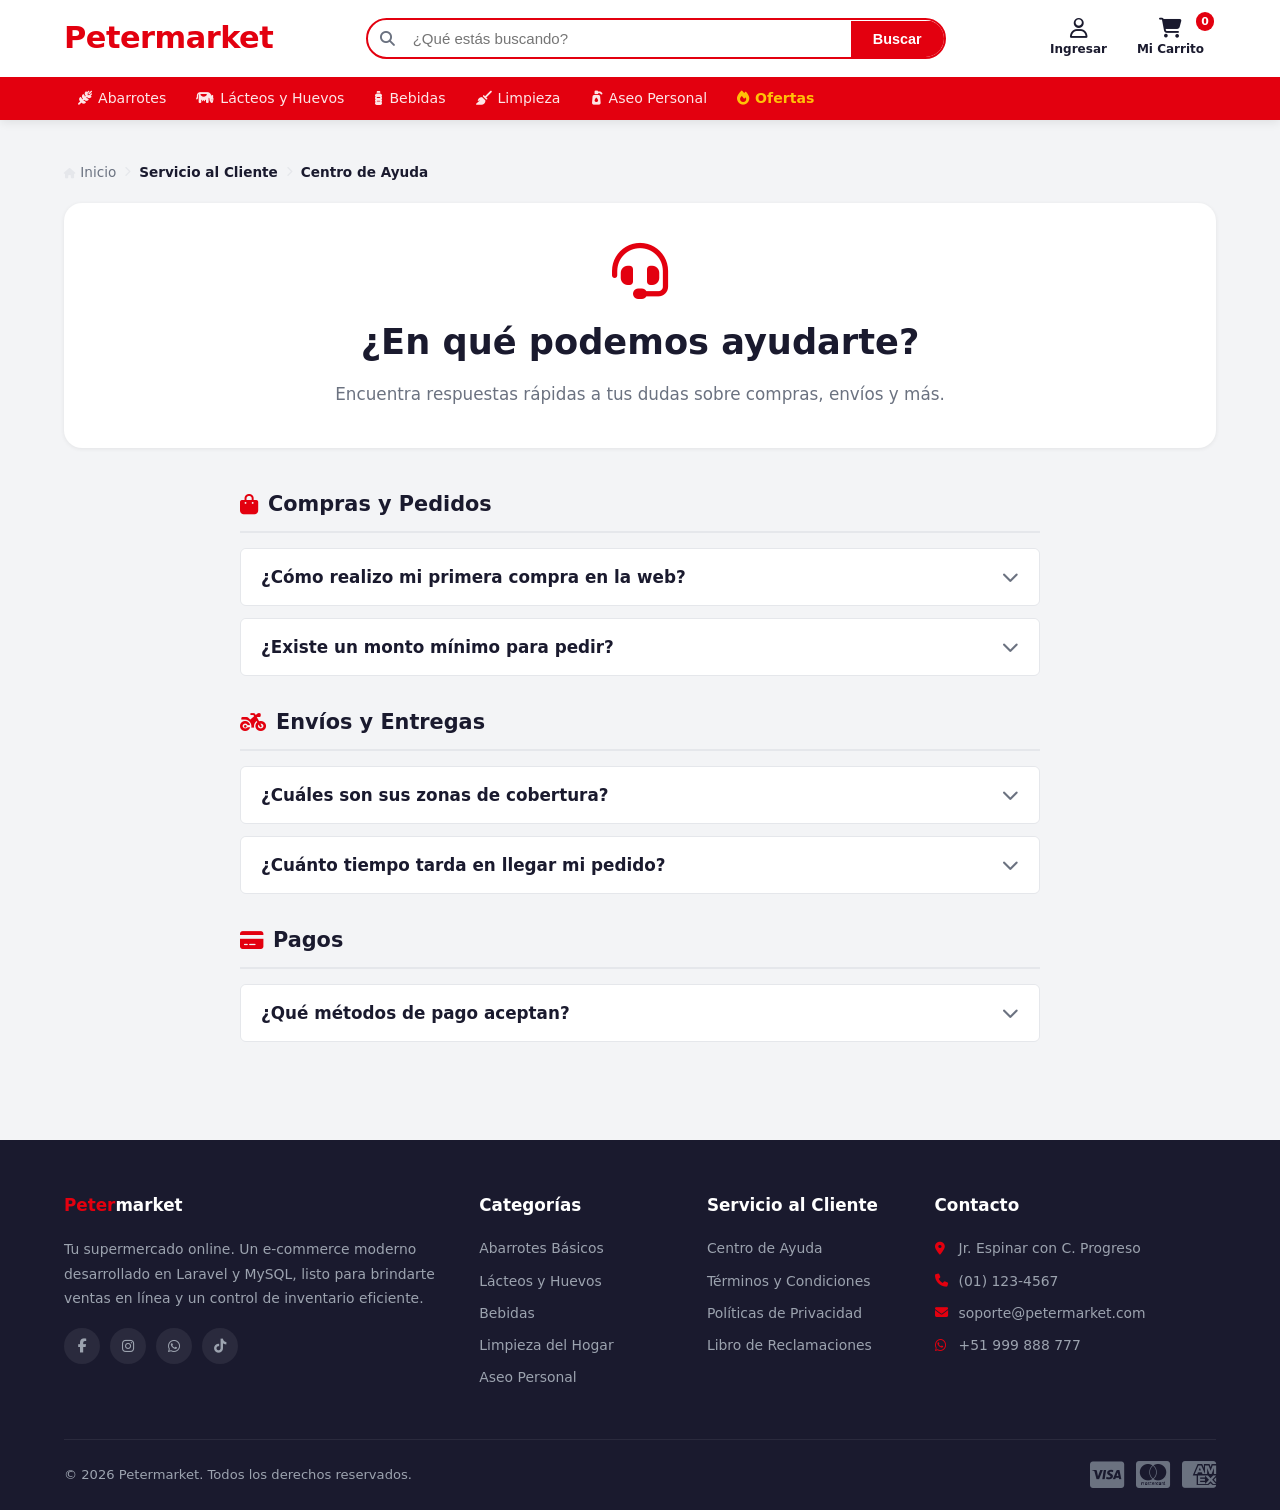
<file: components/centro-ayuda.html>
<!DOCTYPE html>
<html lang="es">
<head>
    <meta charset="UTF-8">
    <meta name="viewport" content="width=device-width, initial-scale=1.0">
    <title>Centro de Ayuda - Petermarket</title>
    <link rel="stylesheet" href="https://cdnjs.cloudflare.com/ajax/libs/font-awesome/6.4.0/css/all.min.css">
    <link rel="stylesheet" href="styles/style.css">
</head>
<body>

    <header class="main-header">
        <div class="header-container">
            <div class="container-icon" id="menu-toggle">
                <i class="fa-solid fa-bars"></i>
            </div>
            <div class="logo">
                <a href="../index.html"><h1><span>Peter</span>market</h1></a>
            </div>
            <div class="search-bar">
                <i class="fa-solid fa-magnifying-glass search-icon"></i>
                <input type="text" placeholder="¿Qué estás buscando?">
                <button type="button">Buscar</button>
            </div>
            <nav class="user-nav">
                <a href="#login" class="nav-item">
                    <i class="fa-regular fa-user"></i>
                    <span>Ingresar</span>
                </a>
                <a href="#cart" class="nav-item cart">
                    <i class="fa-solid fa-cart-shopping"></i>
                    <span>Mi Carrito</span>
                    <span class="cart-count">0</span>
                </a>
            </nav>
        </div>
        <nav class="category-nav">
            <ul id="mobile-nav">
                <li><a href="abarrotes.html"><i class="fa-solid fa-wheat-awn"></i> Abarrotes</a></li>
                <li><a href="lacteos.html"><i class="fa-solid fa-cow"></i> Lácteos y Huevos</a></li>
                <li><a href="bebidas.html"><i class="fa-solid fa-bottle-water"></i> Bebidas</a></li>
                <li><a href="limpieza.html"><i class="fa-solid fa-broom"></i> Limpieza</a></li>
                <li><a href="aseo.html"><i class="fa-solid fa-pump-soap"></i> Aseo Personal</a></li>
                <li><a href="../index.html#ofertas" class="highlight"><i class="fa-solid fa-fire"></i> Ofertas</a></li>
            </ul>
        </nav>
    </header>

    <main>

        <nav class="breadcrumb">
            <a href="../index.html"><i class="fa-solid fa-house"></i> Inicio</a>
            <i class="fa-solid fa-chevron-right"></i>
            <span>Servicio al Cliente</span>
            <i class="fa-solid fa-chevron-right"></i>
            <span>Centro de Ayuda</span>
        </nav>

        <section class="help-header">
            <i class="fa-solid fa-headset help-icon"></i>
            <h1>¿En qué podemos ayudarte?</h1>
            <p>Encuentra respuestas rápidas a tus dudas sobre compras, envíos y más.</p>
        </section>

        <section class="faq-container">
            
            <h2 class="faq-section-title"><i class="fa-solid fa-bag-shopping"></i> Compras y Pedidos</h2>
            
            <div class="faq-item">
                <button class="faq-question">
                    ¿Cómo realizo mi primera compra en la web? <i class="fa-solid fa-chevron-down"></i>
                </button>
                <div class="faq-answer">
                    <p>Navega por nuestras categorías, elige tus productos y haz clic en "Agregar". Una vez tengas todo lo que necesitas, ve a "Mi Carrito", revisa tu pedido y dale a procesar. El sistema te guiará para ingresar tus datos de entrega.</p>
                </div>
            </div>

            <div class="faq-item">
                <button class="faq-question">
                    ¿Existe un monto mínimo para pedir? <i class="fa-solid fa-chevron-down"></i>
                </button>
                <div class="faq-answer">
                    <p>No tenemos un monto mínimo de compra. Sin embargo, para acceder al beneficio de "Envío Gratis", tu pedido debe superar los S/ 150.00.</p>
                </div>
            </div>

            <h2 class="faq-section-title"><i class="fa-solid fa-motorcycle"></i> Envíos y Entregas</h2>

            <div class="faq-item">
                <button class="faq-question">
                    ¿Cuáles son sus zonas de cobertura? <i class="fa-solid fa-chevron-down"></i>
                </button>
                <div class="faq-answer">
                    <p>Actualmente, nuestros repartidores cubren todo el distrito de Urcos y zonas aledañas. Al momento de ingresar tu dirección en el checkout, el sistema te confirmará si llegamos a tu ubicación.</p>
                </div>
            </div>

            <div class="faq-item">
                <button class="faq-question">
                    ¿Cuánto tiempo tarda en llegar mi pedido? <i class="fa-solid fa-chevron-down"></i>
                </button>
                <div class="faq-answer">
                    <p>Los pedidos realizados antes de las 4:00 PM se despachan y entregan el mismo día. Si tu pedido ingresa después de esa hora, lo programaremos como prioridad para la mañana del día siguiente.</p>
                </div>
            </div>

            <h2 class="faq-section-title"><i class="fa-solid fa-credit-card"></i> Pagos</h2>

            <div class="faq-item">
                <button class="faq-question">
                    ¿Qué métodos de pago aceptan? <i class="fa-solid fa-chevron-down"></i>
                </button>
                <div class="faq-answer">
                    <p>Puedes pagar de forma 100% segura usando tus tarjetas de crédito o débito a través de la web. También aceptamos pagos mediante Yape, Plin o pago en efectivo contra entrega al momento de recibir tus abarrotes.</p>
                </div>
            </div>

        </section>

    </main>

    <footer class="main-footer">
        <div class="footer-grid">
            <div class="footer-col">
                <h3><span class="logo-accent">Peter</span>market</h3>
                <p>Tu supermercado online. Un e-commerce moderno desarrollado en Laravel y MySQL, listo para brindarte ventas en línea y un control de inventario eficiente.</p>
                <div class="social-links">
                    <a href="#" aria-label="Facebook"><i class="fa-brands fa-facebook-f"></i></a>
                    <a href="#" aria-label="Instagram"><i class="fa-brands fa-instagram"></i></a>
                    <a href="#" aria-label="WhatsApp"><i class="fa-brands fa-whatsapp"></i></a>
                    <a href="#" aria-label="TikTok"><i class="fa-brands fa-tiktok"></i></a>
                </div>
            </div>
            <div class="footer-col">
                <h3>Categorías</h3>
                <ul>
                    <li><a href="abarrotes.html">Abarrotes Básicos</a></li>
                    <li><a href="lacteos.html">Lácteos y Huevos</a></li>
                    <li><a href="bebidas.html">Bebidas</a></li>
                    <li><a href="limpieza.html">Limpieza del Hogar</a></li>
                    <li><a href="aseo.html">Aseo Personal</a></li>
                </ul>
            </div>
            <div class="footer-col">
                <h3>Servicio al Cliente</h3>
                <ul>
                    <li><a href="centro-ayuda.html">Centro de Ayuda</a></li>
                    <li><a href="#">Términos y Condiciones</a></li>
                    <li><a href="#">Políticas de Privacidad</a></li>
                    <li><a href="#">Libro de Reclamaciones</a></li>
                </ul>
            </div>
            <div class="footer-col">
                <h3>Contacto</h3>
                <ul>
                    <li><i class="fa-solid fa-location-dot"></i> Jr. Espinar con C. Progreso</li>
                    <li><i class="fa-solid fa-phone"></i> (01) 123-4567</li>
                    <li><i class="fa-solid fa-envelope"></i> soporte@petermarket.com</li>
                    <li><i class="fa-brands fa-whatsapp"></i> +51 999 888 777</li>
                </ul>
            </div>
        </div>
        <div class="footer-bottom">
            <p>&copy; 2026 Petermarket. Todos los derechos reservados.</p>
            <div class="payment-icons">
                <i class="fa-brands fa-cc-visa"></i>
                <i class="fa-brands fa-cc-mastercard"></i>
                <i class="fa-brands fa-cc-amex"></i>
            </div>
        </div>
    </footer>

    <script>
        // Menú responsive y Carrito
        document.getElementById('menu-toggle').addEventListener('click', function () {
            document.getElementById('mobile-nav').classList.toggle('active');
        });

        // Lógica del Acordeón para FAQ
        document.querySelectorAll('.faq-question').forEach(button => {
            button.addEventListener('click', () => {
                const faqItem = button.parentElement;
                const isActive = faqItem.classList.contains('active');

                // Opcional: Cerrar las demás respuestas
                document.querySelectorAll('.faq-item').forEach(item => {
                    item.classList.remove('active');
                });

                // Si no estaba activa, la abrimos
                if (!isActive) {
                    faqItem.classList.add('active');
                }
            });
        });
    </script>

</body>
</html>
</file>
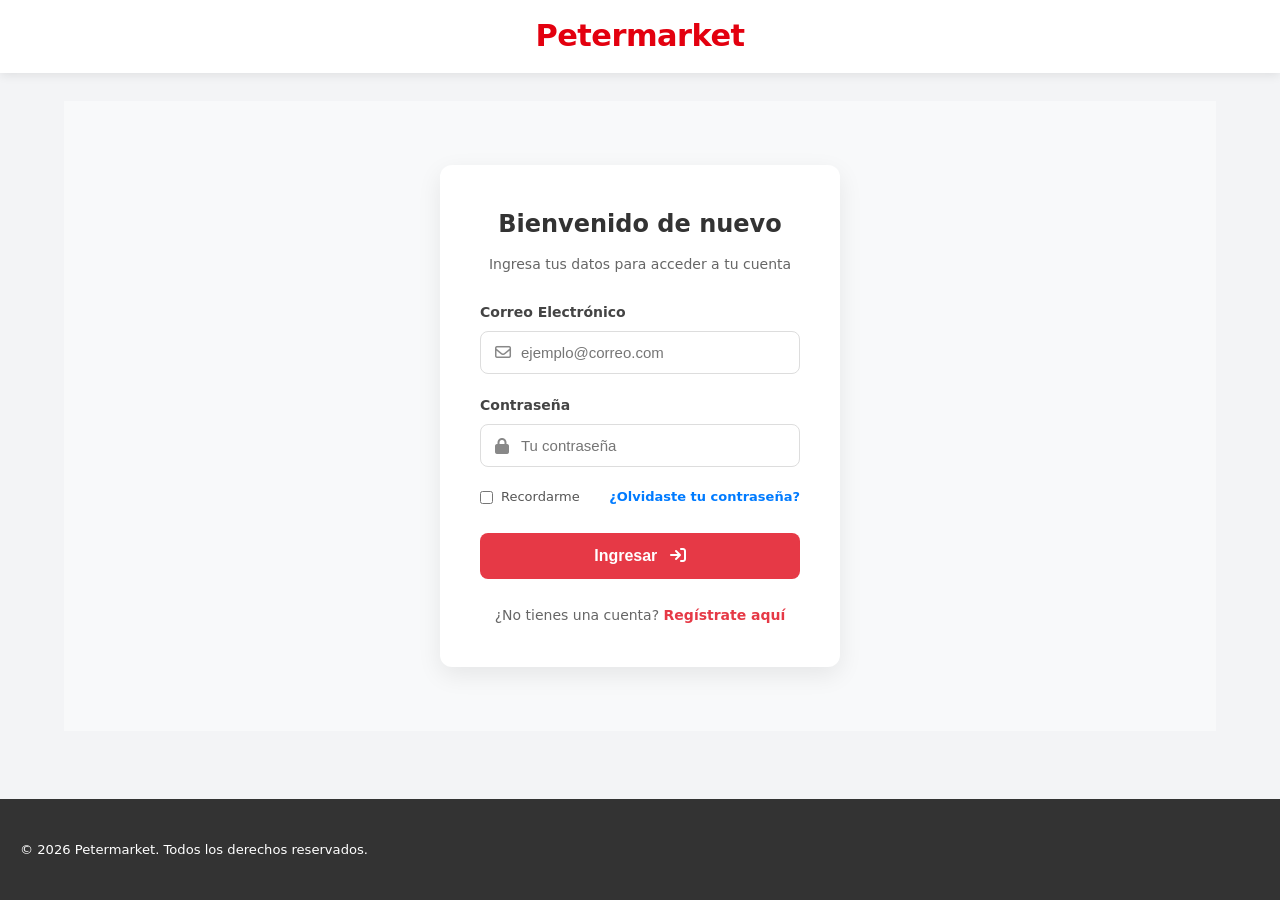
<file: components/login.html>
<!DOCTYPE html>
<html lang="es">
<head>
    <meta charset="UTF-8">
    <meta name="viewport" content="width=device-width, initial-scale=1.0">
    <title>Ingresar - Petermarket</title>
    <link rel="stylesheet" href="https://cdnjs.cloudflare.com/ajax/libs/font-awesome/6.4.0/css/all.min.css">
    <link rel="stylesheet" href="styles/style.css">
</head>
<body>

    <header class="main-header">
        <div class="header-container" style="justify-content: center;">
            <div class="logo">
                <a href="../index.html" style="text-decoration: none; color: inherit;">
                    <h1><span>Peter</span>market</h1>
                </a>
            </div>
        </div>
    </header>

    <main>
        <section class="login-section">
            <div class="login-card">
                <h2>Bienvenido de nuevo</h2>
                <p>Ingresa tus datos para acceder a tu cuenta</p>
                
                <form id="form-login" action="#" method="POST">
                    <div class="input-group">
                        <label for="email">Correo Electrónico</label>
                        <div class="input-wrapper">
                            <i class="fa-regular fa-envelope"></i>
                            <input type="email" id="email" name="email" placeholder="ejemplo@correo.com" required>
                        </div>
                    </div>

                    <div class="input-group">
                        <label for="password">Contraseña</label>
                        <div class="input-wrapper">
                            <i class="fa-solid fa-lock"></i>
                            <input type="password" id="password" name="password" placeholder="Tu contraseña" required>
                        </div>
                    </div>

                    <div class="login-options">
                        <label>
                            <input type="checkbox" name="remember"> Recordarme
                        </label>
                        <a href="#recuperar">¿Olvidaste tu contraseña?</a>
                    </div>

                    <button type="submit" class="btn-submit">
                        Ingresar <i class="fa-solid fa-arrow-right-to-bracket" style="margin-left: 8px;"></i>
                    </button>
                </form>

                <div class="register-link">
                    ¿No tienes una cuenta? <a href="registro.html">Regístrate aquí</a>
                </div>
            </div>
        </section>
    </main>

    <footer class="main-footer" style="text-align: center; padding: 20px; background-color: #333; color: white;">
        <div class="footer-bottom">
            <p>&copy; 2026 Petermarket. Todos los derechos reservados.</p>
        </div>
    </footer>

    <script>
        document.getElementById('form-login').addEventListener('submit', function(event) {
            event.preventDefault(); 
            
            // 1. Obtenemos el correo que escribió el usuario
            let email = document.getElementById('email').value;
            
            // 2. Cortamos el correo en el "@" y nos quedamos con la primera parte (ej. "juan" de juan@correo.com)
            let nombreUsuario = email.split('@')[0];
            
            // 3. Ponemos la primera letra en mayúscula para que se vea bonito (Juan)
            nombreUsuario = nombreUsuario.charAt(0).toUpperCase() + nombreUsuario.slice(1);
            
            // 4. Guardamos ese nombre en la memoria del navegador
            localStorage.setItem('usuarioPetermarket', nombreUsuario);
            
            alert("¡Inicio de sesión exitoso! Bienvenido " + nombreUsuario);
            window.location.href = "../index.html"; 
        });
    </script>
</body>
</html>
</file>
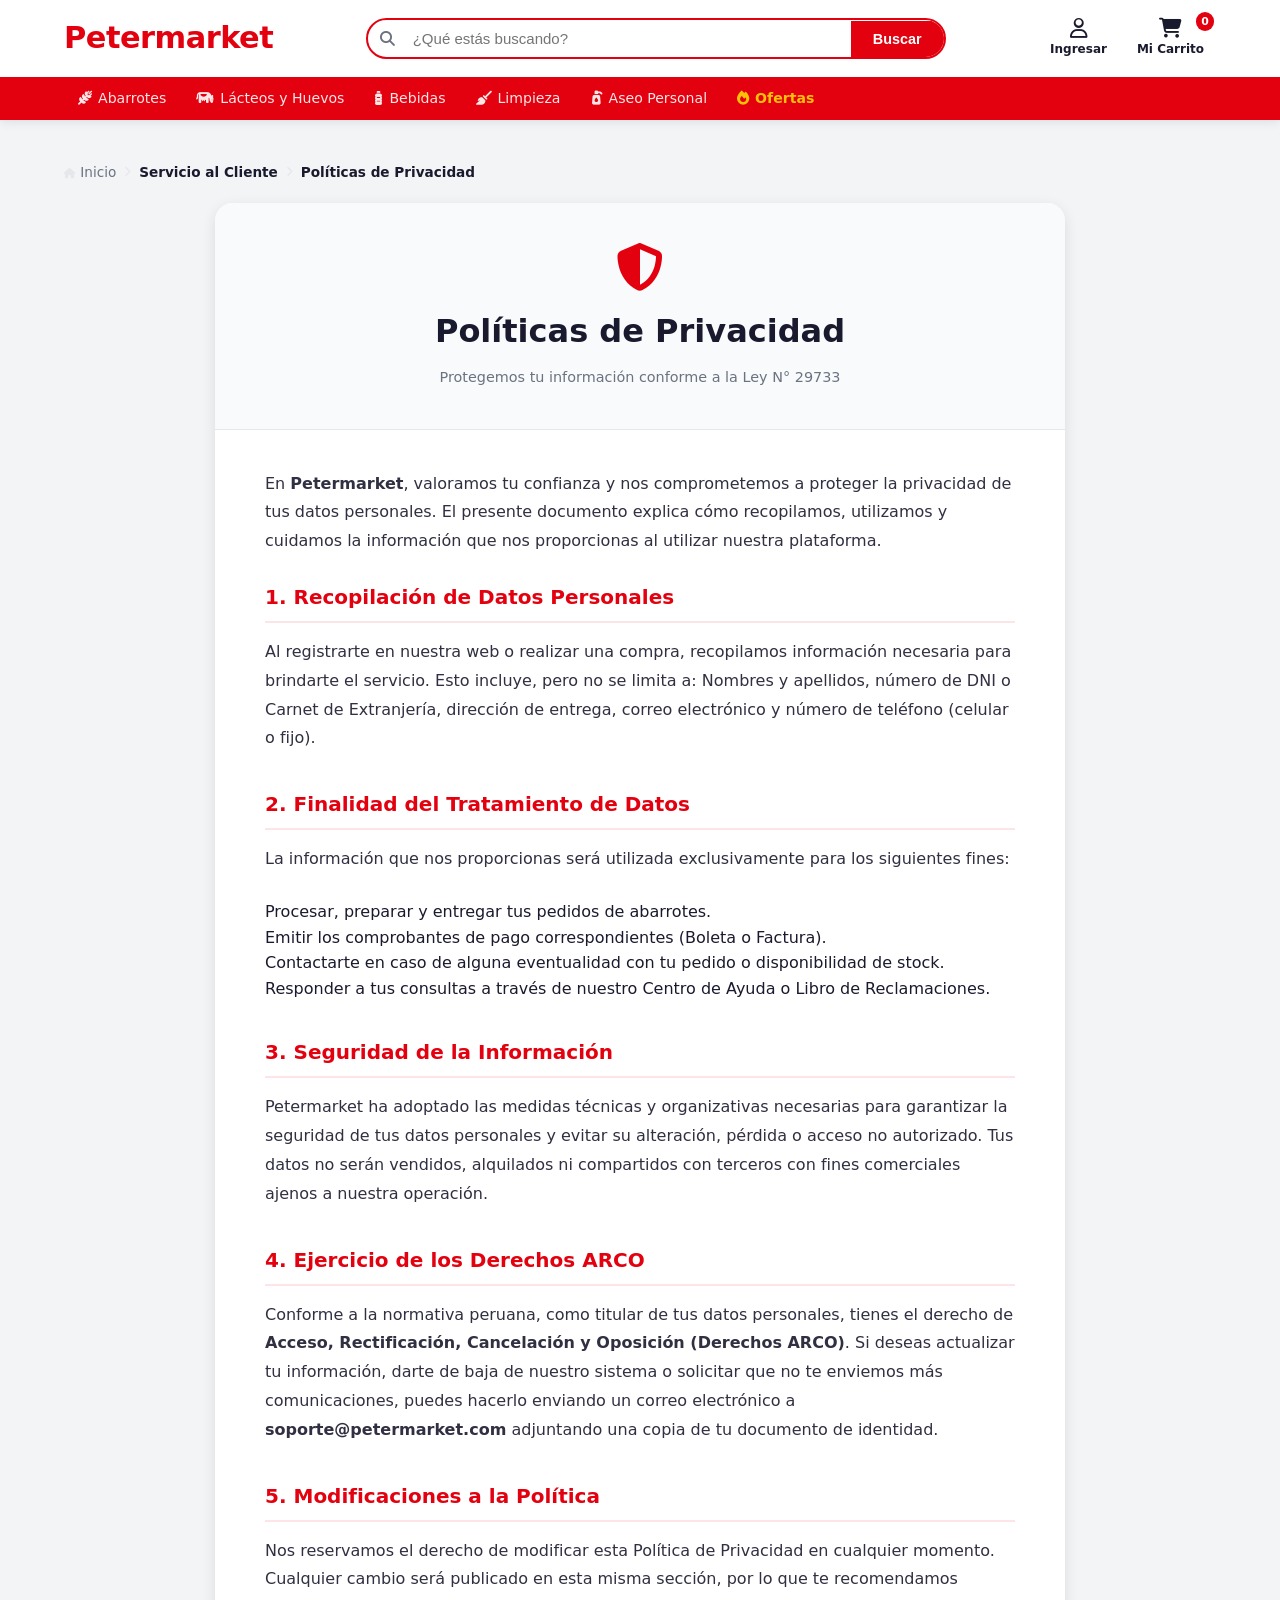
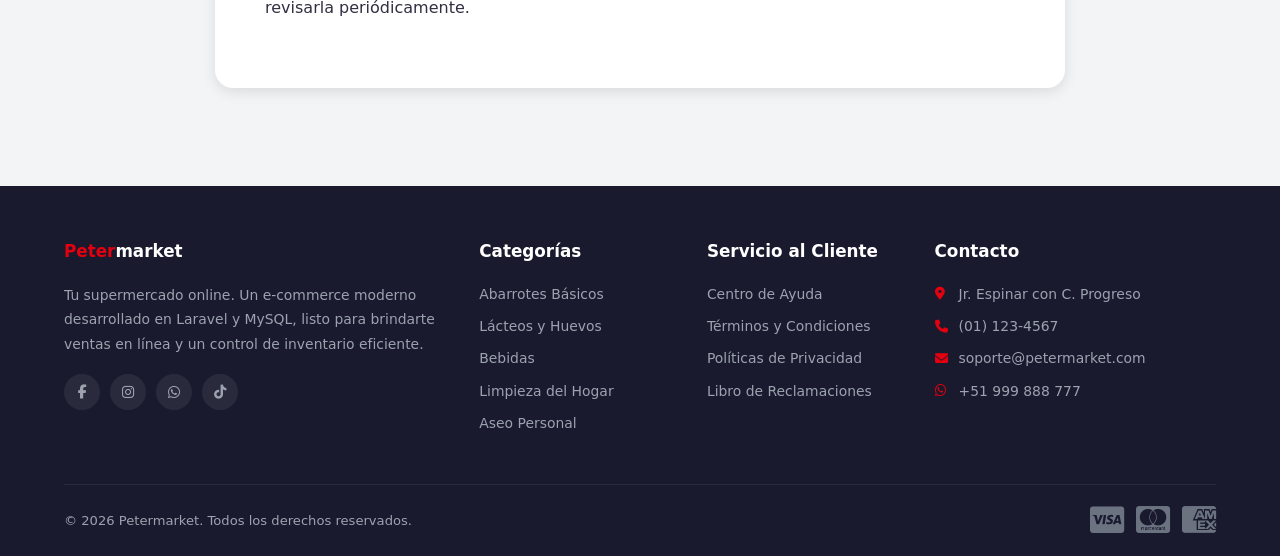
<file: components/privacidad.html>
<!DOCTYPE html>
<html lang="es">
<head>
    <meta charset="UTF-8">
    <meta name="viewport" content="width=device-width, initial-scale=1.0">
    <title>Políticas de Privacidad - Petermarket</title>
    <link rel="stylesheet" href="https://cdnjs.cloudflare.com/ajax/libs/font-awesome/6.4.0/css/all.min.css">
    <link rel="stylesheet" href="styles/style.css">
</head>
<body>

    <header class="main-header">
        <div class="header-container">
            <div class="container-icon" id="menu-toggle">
                <i class="fa-solid fa-bars"></i>
            </div>
            <div class="logo">
                <a href="../index.html"><h1><span>Peter</span>market</h1></a>
            </div>
            <div class="search-bar">
                <i class="fa-solid fa-magnifying-glass search-icon"></i>
                <input type="text" placeholder="¿Qué estás buscando?">
                <button type="button">Buscar</button>
            </div>
            <nav class="user-nav">
                <a href="#login" class="nav-item">
                    <i class="fa-regular fa-user"></i>
                    <span>Ingresar</span>
                </a>
                <a href="#cart" class="nav-item cart">
                    <i class="fa-solid fa-cart-shopping"></i>
                    <span>Mi Carrito</span>
                    <span class="cart-count">0</span>
                </a>
            </nav>
        </div>
        <nav class="category-nav">
            <ul id="mobile-nav">
                <li><a href="abarrotes.html"><i class="fa-solid fa-wheat-awn"></i> Abarrotes</a></li>
                <li><a href="lacteos.html"><i class="fa-solid fa-cow"></i> Lácteos y Huevos</a></li>
                <li><a href="bebidas.html"><i class="fa-solid fa-bottle-water"></i> Bebidas</a></li>
                <li><a href="limpieza.html"><i class="fa-solid fa-broom"></i> Limpieza</a></li>
                <li><a href="aseo.html"><i class="fa-solid fa-pump-soap"></i> Aseo Personal</a></li>
                <li><a href="../index.html#ofertas" class="highlight"><i class="fa-solid fa-fire"></i> Ofertas</a></li>
            </ul>
        </nav>
    </header>

    <main>

        <nav class="breadcrumb">
            <a href="../index.html"><i class="fa-solid fa-house"></i> Inicio</a>
            <i class="fa-solid fa-chevron-right"></i>
            <span>Servicio al Cliente</span>
            <i class="fa-solid fa-chevron-right"></i>
            <span>Políticas de Privacidad</span>
        </nav>

        <section class="legal-container">
            <div class="legal-header">
                <i class="fa-solid fa-shield-halved legal-icon"></i>
                <h1>Políticas de Privacidad</h1>
                <p>Protegemos tu información conforme a la Ley N° 29733</p>
            </div>

            <div class="legal-content">
                <p>En <strong>Petermarket</strong>, valoramos tu confianza y nos comprometemos a proteger la privacidad de tus datos personales. El presente documento explica cómo recopilamos, utilizamos y cuidamos la información que nos proporcionas al utilizar nuestra plataforma.</p>

                <h3>1. Recopilación de Datos Personales</h3>
                <p>Al registrarte en nuestra web o realizar una compra, recopilamos información necesaria para brindarte el servicio. Esto incluye, pero no se limita a: Nombres y apellidos, número de DNI o Carnet de Extranjería, dirección de entrega, correo electrónico y número de teléfono (celular o fijo).</p>

                <h3>2. Finalidad del Tratamiento de Datos</h3>
                <p>La información que nos proporcionas será utilizada exclusivamente para los siguientes fines:</p>
                <ul>
                    <li>Procesar, preparar y entregar tus pedidos de abarrotes.</li>
                    <li>Emitir los comprobantes de pago correspondientes (Boleta o Factura).</li>
                    <li>Contactarte en caso de alguna eventualidad con tu pedido o disponibilidad de stock.</li>
                    <li>Responder a tus consultas a través de nuestro Centro de Ayuda o Libro de Reclamaciones.</li>
                </ul>

                <h3>3. Seguridad de la Información</h3>
                <p>Petermarket ha adoptado las medidas técnicas y organizativas necesarias para garantizar la seguridad de tus datos personales y evitar su alteración, pérdida o acceso no autorizado. Tus datos no serán vendidos, alquilados ni compartidos con terceros con fines comerciales ajenos a nuestra operación.</p>

                <h3>4. Ejercicio de los Derechos ARCO</h3>
                <p>Conforme a la normativa peruana, como titular de tus datos personales, tienes el derecho de <strong>Acceso, Rectificación, Cancelación y Oposición (Derechos ARCO)</strong>. Si deseas actualizar tu información, darte de baja de nuestro sistema o solicitar que no te enviemos más comunicaciones, puedes hacerlo enviando un correo electrónico a <strong>soporte@petermarket.com</strong> adjuntando una copia de tu documento de identidad.</p>
                
                <h3>5. Modificaciones a la Política</h3>
                <p>Nos reservamos el derecho de modificar esta Política de Privacidad en cualquier momento. Cualquier cambio será publicado en esta misma sección, por lo que te recomendamos revisarla periódicamente.</p>
            </div>
        </section>

    </main>

    <footer class="main-footer">
        <div class="footer-grid">
            <div class="footer-col">
                <h3><span class="logo-accent">Peter</span>market</h3>
                <p>Tu supermercado online. Un e-commerce moderno desarrollado en Laravel y MySQL, listo para brindarte ventas en línea y un control de inventario eficiente.</p>
                <div class="social-links">
                    <a href="#" aria-label="Facebook"><i class="fa-brands fa-facebook-f"></i></a>
                    <a href="#" aria-label="Instagram"><i class="fa-brands fa-instagram"></i></a>
                    <a href="#" aria-label="WhatsApp"><i class="fa-brands fa-whatsapp"></i></a>
                    <a href="#" aria-label="TikTok"><i class="fa-brands fa-tiktok"></i></a>
                </div>
            </div>
            <div class="footer-col">
                <h3>Categorías</h3>
                <ul>
                    <li><a href="abarrotes.html">Abarrotes Básicos</a></li>
                    <li><a href="lacteos.html">Lácteos y Huevos</a></li>
                    <li><a href="bebidas.html">Bebidas</a></li>
                    <li><a href="limpieza.html">Limpieza del Hogar</a></li>
                    <li><a href="aseo.html">Aseo Personal</a></li>
                </ul>
            </div>
            <div class="footer-col">
                <h3>Servicio al Cliente</h3>
                <ul>
                    <li><a href="centro-ayuda.html">Centro de Ayuda</a></li>
                    <li><a href="terminos.html">Términos y Condiciones</a></li>
                    <li><a href="privacidad.html">Políticas de Privacidad</a></li>
                    <li><a href="#">Libro de Reclamaciones</a></li>
                </ul>
            </div>
            <div class="footer-col">
                <h3>Contacto</h3>
                <ul>
                    <li><i class="fa-solid fa-location-dot"></i> Jr. Espinar con C. Progreso</li>
                    <li><i class="fa-solid fa-phone"></i> (01) 123-4567</li>
                    <li><i class="fa-solid fa-envelope"></i> soporte@petermarket.com</li>
                    <li><i class="fa-brands fa-whatsapp"></i> +51 999 888 777</li>
                </ul>
            </div>
        </div>
        <div class="footer-bottom">
            <p>&copy; 2026 Petermarket. Todos los derechos reservados.</p>
            <div class="payment-icons">
                <i class="fa-brands fa-cc-visa"></i>
                <i class="fa-brands fa-cc-mastercard"></i>
                <i class="fa-brands fa-cc-amex"></i>
            </div>
        </div>
    </footer>

    <script>
        // Menú responsive y Carrito
        document.getElementById('menu-toggle').addEventListener('click', function () {
            document.getElementById('mobile-nav').classList.toggle('active');
        });
    </script>

</body>
</html>
</file>
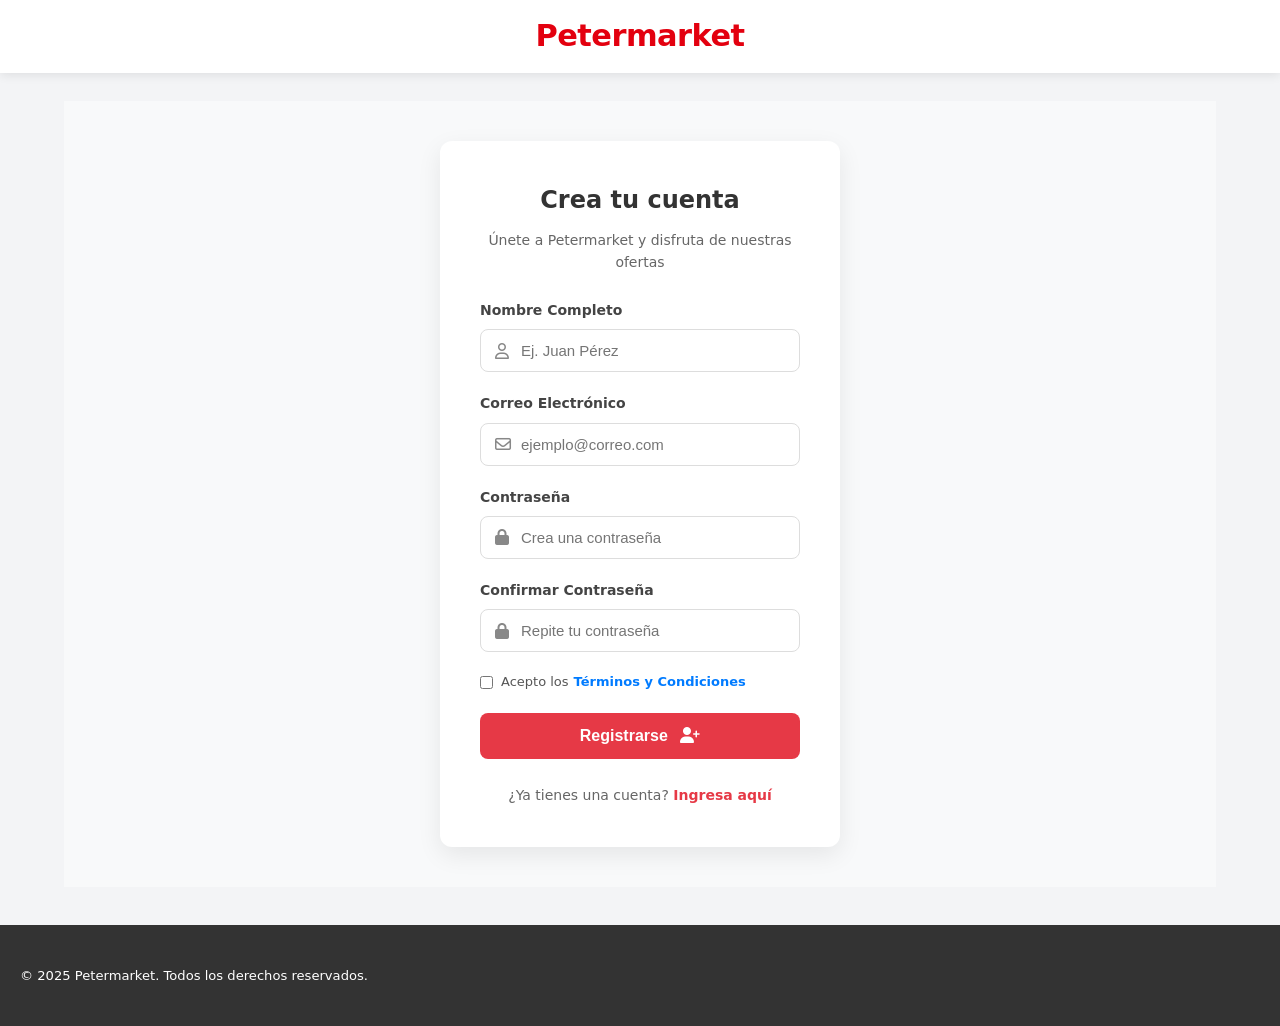
<file: components/registro.html>
<!DOCTYPE html>
<html lang="es">
<head>
    <meta charset="UTF-8">
    <meta name="viewport" content="width=device-width, initial-scale=1.0">
    <title>Crear Cuenta - Petermarket</title>
    <link rel="stylesheet" href="https://cdnjs.cloudflare.com/ajax/libs/font-awesome/6.4.0/css/all.min.css">
    <link rel="stylesheet" href="styles/style.css">
</head>
<body>

    <header class="main-header">
        <div class="header-container" style="justify-content: center;">
            <div class="logo">
                <a href="../index.html" style="text-decoration: none; color: inherit;">
                    <h1><span>Peter</span>market</h1>
                </a>
            </div>
        </div>
    </header>

    <main>
        <section class="login-section">
            <div class="login-card">
                <h2>Crea tu cuenta</h2>
                <p>Únete a Petermarket y disfruta de nuestras ofertas</p>
                
                <!-- AQUÍ AGREGUÉ EL ID: id="form-registro" -->
                <form id="form-registro" action="#" method="POST">
                    <div class="input-group">
                        <label for="nombre">Nombre Completo</label>
                        <div class="input-wrapper">
                            <i class="fa-regular fa-user"></i>
                            <input type="text" id="nombre" name="nombre" placeholder="Ej. Juan Pérez" required>
                        </div>
                    </div>

                    <div class="input-group">
                        <label for="email">Correo Electrónico</label>
                        <div class="input-wrapper">
                            <i class="fa-regular fa-envelope"></i>
                            <input type="email" id="email" name="email" placeholder="ejemplo@correo.com" required>
                        </div>
                    </div>

                    <div class="input-group">
                        <label for="password">Contraseña</label>
                        <div class="input-wrapper">
                            <i class="fa-solid fa-lock"></i>
                            <input type="password" id="password" name="password" placeholder="Crea una contraseña" required>
                        </div>
                    </div>

                    <div class="input-group">
                        <label for="confirm-password">Confirmar Contraseña</label>
                        <div class="input-wrapper">
                            <i class="fa-solid fa-lock"></i>
                            <input type="password" id="confirm-password" name="confirm-password" placeholder="Repite tu contraseña" required>
                        </div>
                    </div>

                    <div class="login-options" style="justify-content: flex-start; margin-bottom: 20px;">
                        <label>
                            <input type="checkbox" name="terminos" required> 
                            Acepto los <a href="terminos.html" style="margin-left: 5px;">Términos y Condiciones</a>
                        </label>
                    </div>

                    <button type="submit" class="btn-submit">
                        Registrarse <i class="fa-solid fa-user-plus" style="margin-left: 8px;"></i>
                    </button>
                </form>

                <div class="register-link">
                    ¿Ya tienes una cuenta? <a href="login.html">Ingresa aquí</a>
                </div>
            </div>
        </section>
    </main>

    <footer class="main-footer" style="text-align: center; padding: 20px; background-color: #333; color: white;">
        <div class="footer-bottom">
            <p>&copy; 2025 Petermarket. Todos los derechos reservados.</p>
        </div>
    </footer>

    <!-- AQUÍ ESTÁ EL SCRIPT QUE HACE LA MAGIA DE LA REDIRECCIÓN -->
    <script>
    document.getElementById('form-registro').addEventListener('submit', function(event) {
        event.preventDefault(); 
        
        // 1. Capturamos el nombre que el usuario escribió en el input
        let nombreCompleto = document.getElementById('nombre').value;
        
        // 2. Lo guardamos en la memoria del navegador
        localStorage.setItem('usuarioPetermarket', nombreCompleto);
        
        alert("¡Cuenta creada para " + nombreCompleto + "! Ahora inicia sesión.");
        
        // Redirigimos al login
        window.location.href = "login.html"; 
    });
    </script>
</body>
</html>
</file>
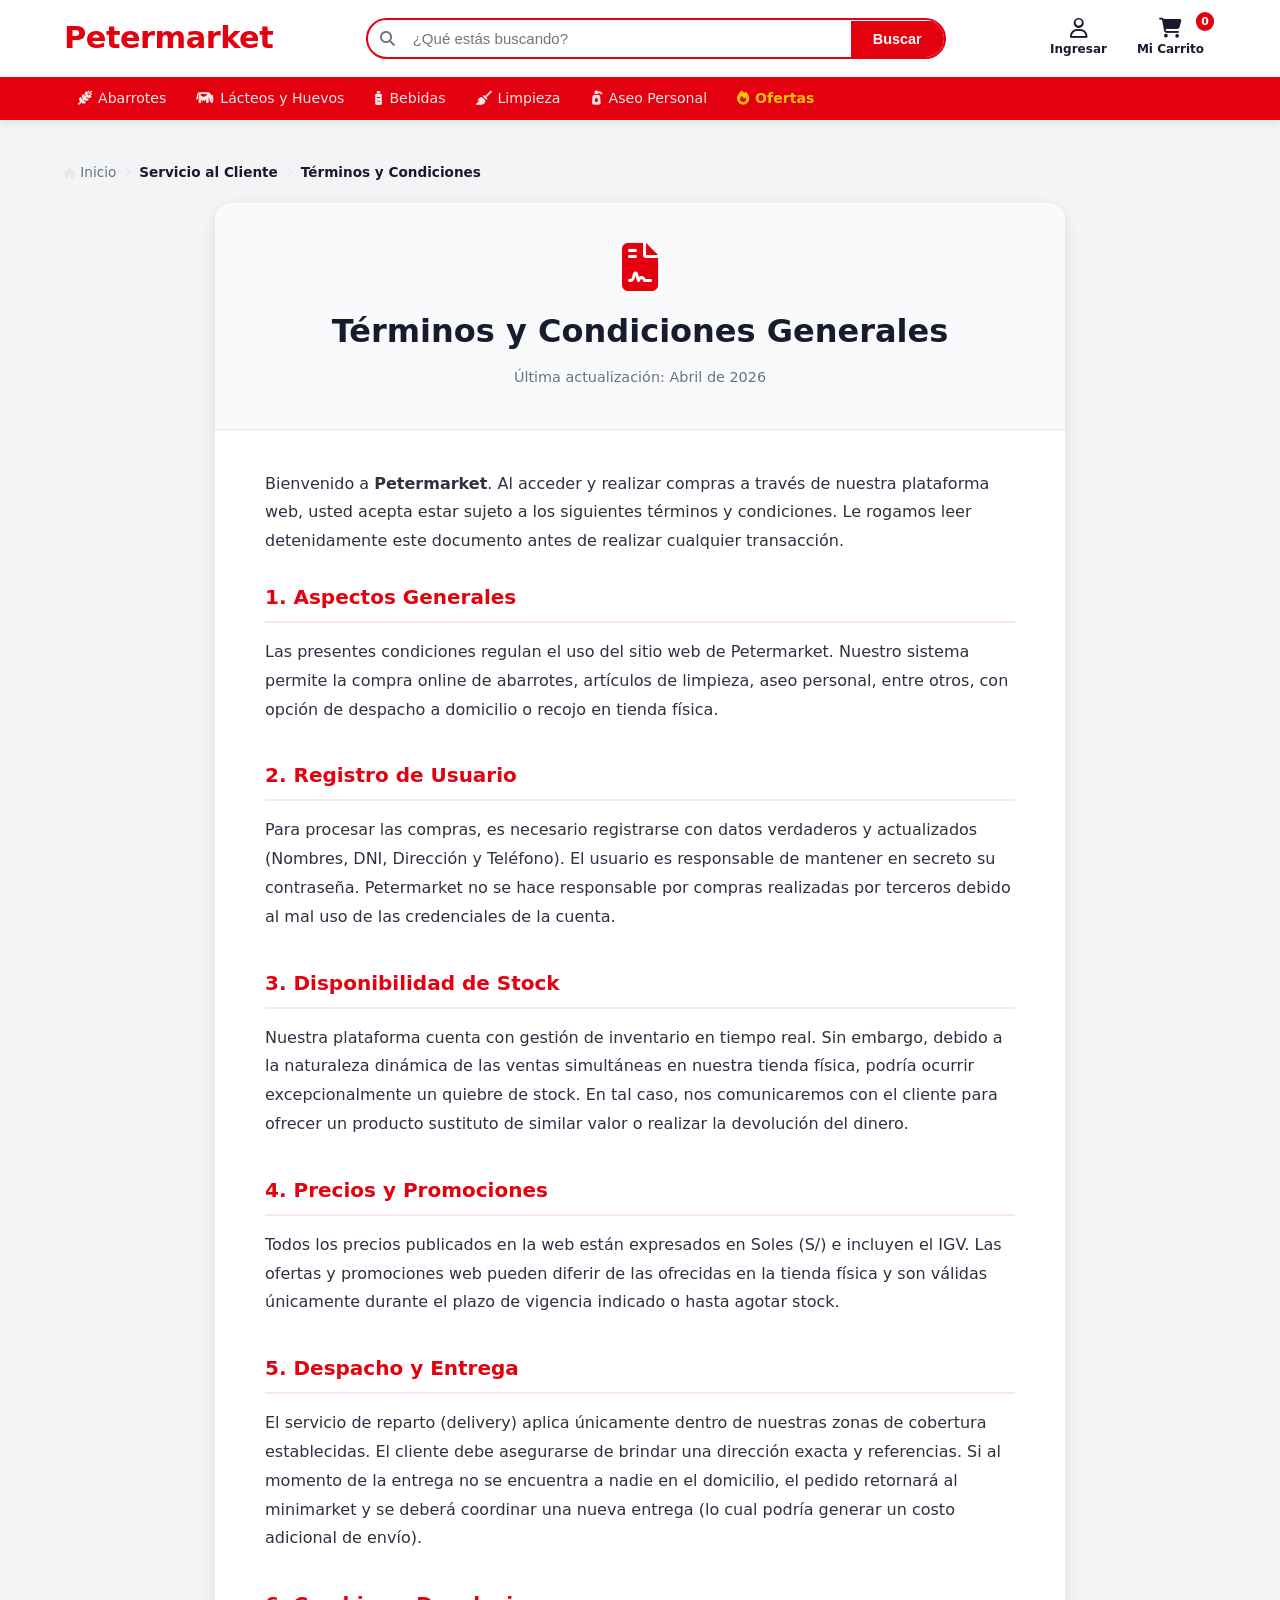
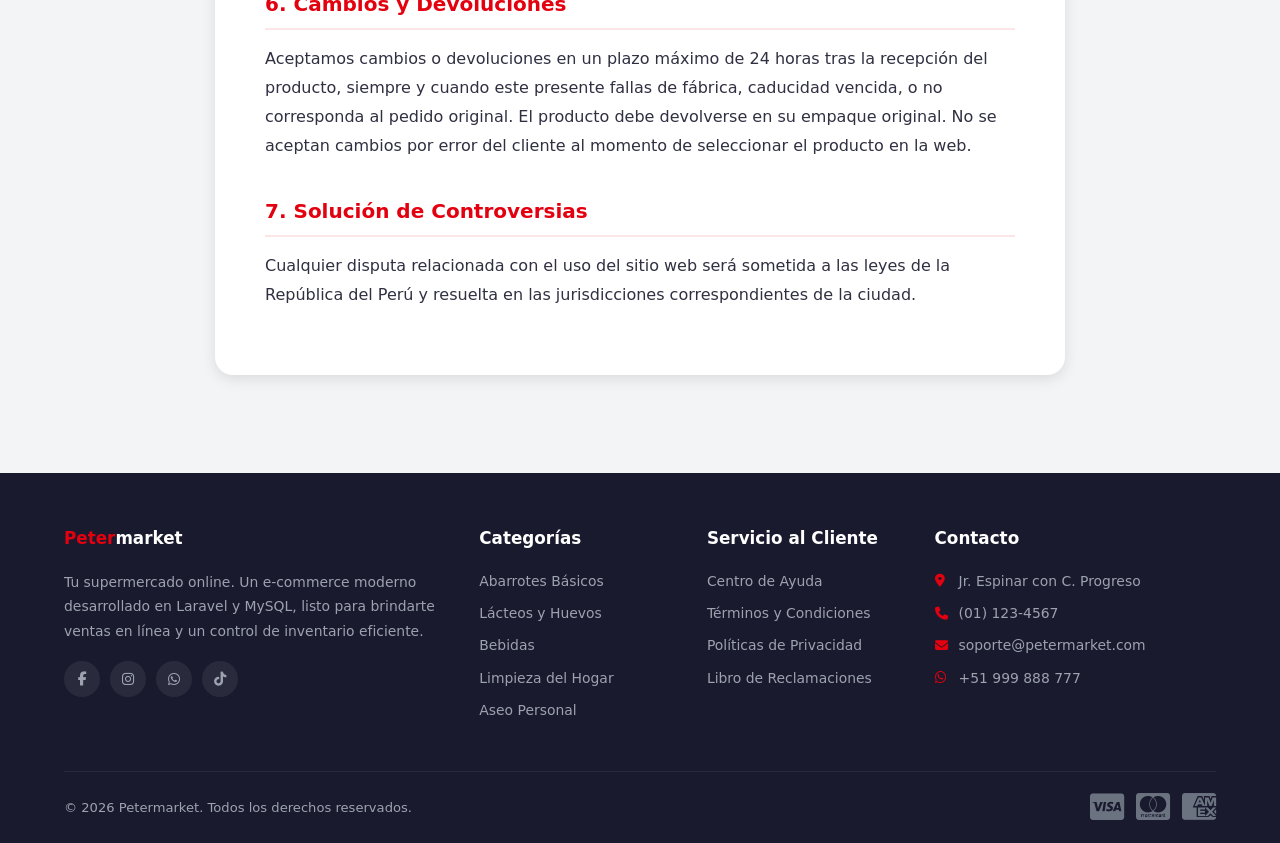
<file: components/terminos.html>
<!DOCTYPE html>
<html lang="es">
<head>
    <meta charset="UTF-8">
    <meta name="viewport" content="width=device-width, initial-scale=1.0">
    <title>Términos y Condiciones - Petermarket</title>
    <link rel="stylesheet" href="https://cdnjs.cloudflare.com/ajax/libs/font-awesome/6.4.0/css/all.min.css">
    <link rel="stylesheet" href="styles/style.css">
</head>
<body>

    <header class="main-header">
        <div class="header-container">
            <div class="container-icon" id="menu-toggle">
                <i class="fa-solid fa-bars"></i>
            </div>
            <div class="logo">
                <a href="../index.html"><h1><span>Peter</span>market</h1></a>
            </div>
            <div class="search-bar">
                <i class="fa-solid fa-magnifying-glass search-icon"></i>
                <input type="text" placeholder="¿Qué estás buscando?">
                <button type="button">Buscar</button>
            </div>
            <nav class="user-nav">
                <a href="#login" class="nav-item">
                    <i class="fa-regular fa-user"></i>
                    <span>Ingresar</span>
                </a>
                <a href="#cart" class="nav-item cart">
                    <i class="fa-solid fa-cart-shopping"></i>
                    <span>Mi Carrito</span>
                    <span class="cart-count">0</span>
                </a>
            </nav>
        </div>
        <nav class="category-nav">
            <ul id="mobile-nav">
                <li><a href="abarrotes.html"><i class="fa-solid fa-wheat-awn"></i> Abarrotes</a></li>
                <li><a href="lacteos.html"><i class="fa-solid fa-cow"></i> Lácteos y Huevos</a></li>
                <li><a href="bebidas.html"><i class="fa-solid fa-bottle-water"></i> Bebidas</a></li>
                <li><a href="limpieza.html"><i class="fa-solid fa-broom"></i> Limpieza</a></li>
                <li><a href="aseo.html"><i class="fa-solid fa-pump-soap"></i> Aseo Personal</a></li>
                <li><a href="../index.html#ofertas" class="highlight"><i class="fa-solid fa-fire"></i> Ofertas</a></li>
            </ul>
        </nav>
    </header>

    <main>

        <nav class="breadcrumb">
            <a href="../index.html"><i class="fa-solid fa-house"></i> Inicio</a>
            <i class="fa-solid fa-chevron-right"></i>
            <span>Servicio al Cliente</span>
            <i class="fa-solid fa-chevron-right"></i>
            <span>Términos y Condiciones</span>
        </nav>

        <section class="legal-container">
            <div class="legal-header">
                <i class="fa-solid fa-file-contract legal-icon"></i>
                <h1>Términos y Condiciones Generales</h1>
                <p>Última actualización: Abril de 2026</p>
            </div>

            <div class="legal-content">
                <p>Bienvenido a <strong>Petermarket</strong>. Al acceder y realizar compras a través de nuestra plataforma web, usted acepta estar sujeto a los siguientes términos y condiciones. Le rogamos leer detenidamente este documento antes de realizar cualquier transacción.</p>

                <h3>1. Aspectos Generales</h3>
                <p>Las presentes condiciones regulan el uso del sitio web de Petermarket. Nuestro sistema permite la compra online de abarrotes, artículos de limpieza, aseo personal, entre otros, con opción de despacho a domicilio o recojo en tienda física.</p>

                <h3>2. Registro de Usuario</h3>
                <p>Para procesar las compras, es necesario registrarse con datos verdaderos y actualizados (Nombres, DNI, Dirección y Teléfono). El usuario es responsable de mantener en secreto su contraseña. Petermarket no se hace responsable por compras realizadas por terceros debido al mal uso de las credenciales de la cuenta.</p>

                <h3>3. Disponibilidad de Stock</h3>
                <p>Nuestra plataforma cuenta con gestión de inventario en tiempo real. Sin embargo, debido a la naturaleza dinámica de las ventas simultáneas en nuestra tienda física, podría ocurrir excepcionalmente un quiebre de stock. En tal caso, nos comunicaremos con el cliente para ofrecer un producto sustituto de similar valor o realizar la devolución del dinero.</p>

                <h3>4. Precios y Promociones</h3>
                <p>Todos los precios publicados en la web están expresados en Soles (S/) e incluyen el IGV. Las ofertas y promociones web pueden diferir de las ofrecidas en la tienda física y son válidas únicamente durante el plazo de vigencia indicado o hasta agotar stock.</p>

                <h3>5. Despacho y Entrega</h3>
                <p>El servicio de reparto (delivery) aplica únicamente dentro de nuestras zonas de cobertura establecidas. El cliente debe asegurarse de brindar una dirección exacta y referencias. Si al momento de la entrega no se encuentra a nadie en el domicilio, el pedido retornará al minimarket y se deberá coordinar una nueva entrega (lo cual podría generar un costo adicional de envío).</p>

                <h3>6. Cambios y Devoluciones</h3>
                <p>Aceptamos cambios o devoluciones en un plazo máximo de 24 horas tras la recepción del producto, siempre y cuando este presente fallas de fábrica, caducidad vencida, o no corresponda al pedido original. El producto debe devolverse en su empaque original. No se aceptan cambios por error del cliente al momento de seleccionar el producto en la web.</p>

                <h3>7. Solución de Controversias</h3>
                <p>Cualquier disputa relacionada con el uso del sitio web será sometida a las leyes de la República del Perú y resuelta en las jurisdicciones correspondientes de la ciudad.</p>
            </div>
        </section>

    </main>

    <footer class="main-footer">
        <div class="footer-grid">
            <div class="footer-col">
                <h3><span class="logo-accent">Peter</span>market</h3>
                <p>Tu supermercado online. Un e-commerce moderno desarrollado en Laravel y MySQL, listo para brindarte ventas en línea y un control de inventario eficiente.</p>
                <div class="social-links">
                    <a href="#" aria-label="Facebook"><i class="fa-brands fa-facebook-f"></i></a>
                    <a href="#" aria-label="Instagram"><i class="fa-brands fa-instagram"></i></a>
                    <a href="#" aria-label="WhatsApp"><i class="fa-brands fa-whatsapp"></i></a>
                    <a href="#" aria-label="TikTok"><i class="fa-brands fa-tiktok"></i></a>
                </div>
            </div>
            <div class="footer-col">
                <h3>Categorías</h3>
                <ul>
                    <li><a href="abarrotes.html">Abarrotes Básicos</a></li>
                    <li><a href="lacteos.html">Lácteos y Huevos</a></li>
                    <li><a href="bebidas.html">Bebidas</a></li>
                    <li><a href="limpieza.html">Limpieza del Hogar</a></li>
                    <li><a href="aseo.html">Aseo Personal</a></li>
                </ul>
            </div>
            <div class="footer-col">
                <h3>Servicio al Cliente</h3>
                <ul>
                    <li><a href="centro-ayuda.html">Centro de Ayuda</a></li>
                    <li><a href="terminos.html">Términos y Condiciones</a></li>
                    <li><a href="#">Políticas de Privacidad</a></li>
                    <li><a href="#">Libro de Reclamaciones</a></li>
                </ul>
            </div>
            <div class="footer-col">
                <h3>Contacto</h3>
                <ul>
                    <li><i class="fa-solid fa-location-dot"></i> Jr. Espinar con C. Progreso</li>
                    <li><i class="fa-solid fa-phone"></i> (01) 123-4567</li>
                    <li><i class="fa-solid fa-envelope"></i> soporte@petermarket.com</li>
                    <li><i class="fa-brands fa-whatsapp"></i> +51 999 888 777</li>
                </ul>
            </div>
        </div>
        <div class="footer-bottom">
            <p>&copy; 2026 Petermarket. Todos los derechos reservados.</p>
            <div class="payment-icons">
                <i class="fa-brands fa-cc-visa"></i>
                <i class="fa-brands fa-cc-mastercard"></i>
                <i class="fa-brands fa-cc-amex"></i>
            </div>
        </div>
    </footer>

    <script>
        // Menú responsive y Carrito
        document.getElementById('menu-toggle').addEventListener('click', function () {
            document.getElementById('mobile-nav').classList.toggle('active');
        });
    </script>

</body>
</html>
</file>
<file: components/styles/style.css>
/* =========================================
   VARIABLES Y RESET — Componentes Petermarket
   ========================================= */
:root {
    --primary:       #E3000F;
    --primary-dark:  #b8000c;
    --secondary:     #FFC107;
    --text:          #1a1a2e;
    --text-light:    #6b7280;
    --bg:            #f3f4f6;
    --white:         #ffffff;
    --border:        #e5e7eb;
    --success:       #16a34a;
    --shadow-sm:     0 1px 4px rgba(0,0,0,0.07);
    --shadow-md:     0 4px 14px rgba(0,0,0,0.10);
    --shadow-lg:     0 8px 28px rgba(0,0,0,0.13);
    --radius:        10px;
    --radius-sm:     6px;
    --radius-lg:     18px;
}

html { box-sizing: border-box; }
*, *::before, *::after { margin: 0; padding: 0; box-sizing: inherit; }

body {
    font-family: 'Segoe UI', system-ui, -apple-system, sans-serif;
    background: var(--bg);
    color: var(--text);
    line-height: 1.6;
    display: flex;
    flex-direction: column;
    min-height: 100vh;
    width: 100vw;
    overflow-x: hidden;
}

a { text-decoration: none; color: inherit; }
img { max-width: 100%; height: auto; display: block; }
ul { list-style: none; }

/* =========================================
   HEADER
   ========================================= */
.main-header {
    background: var(--white);
    box-shadow: 0 2px 10px rgba(0,0,0,0.09);
    position: sticky;
    top: 0;
    z-index: 200;
}

.container-icon { display: none; }

.header-container {
    display: flex;
    align-items: center;
    justify-content: space-between;
    padding: 12px 5%;
    max-width: 1400px;
    margin: 0 auto;
    gap: 20px;
}

.logo a { display: block; }

.logo h1 {
    font-size: 1.9rem;
    font-weight: 800;
    color: var(--primary);
    letter-spacing: -0.5px;
}

.logo h1 span { color: var(--primary); }

.search-bar {
    flex: 1;
    max-width: 580px;
    display: flex;
    align-items: center;
    border: 2px solid var(--primary);
    border-radius: 30px;
    overflow: hidden;
    background: var(--white);
    transition: box-shadow 0.2s;
}

.search-bar:focus-within {
    box-shadow: 0 0 0 3px rgba(227,0,15,0.15);
}

.search-icon {
    padding: 0 12px;
    color: var(--text-light);
    font-size: 0.95rem;
    flex-shrink: 0;
}

.search-bar input {
    flex: 1;
    padding: 10px 6px;
    border: none;
    outline: none;
    font-size: 0.94rem;
    color: var(--text);
    background: transparent;
}

.search-bar button {
    background: var(--primary);
    color: var(--white);
    border: none;
    padding: 10px 22px;
    font-weight: 700;
    font-size: 0.9rem;
    cursor: pointer;
    transition: background 0.2s;
    white-space: nowrap;
    flex-shrink: 0;
}

.search-bar button:hover { background: var(--primary-dark); }

.user-nav {
    display: flex;
    gap: 6px;
    align-items: center;
}

.nav-item {
    display: flex;
    flex-direction: column;
    align-items: center;
    gap: 2px;
    padding: 6px 12px;
    border-radius: var(--radius-sm);
    color: var(--text);
    font-size: 0.75rem;
    font-weight: 600;
    transition: color 0.2s, background 0.2s;
    position: relative;
}

.nav-item i {
    font-size: 1.25rem;
    color: var(--text);
    transition: color 0.2s;
}

.nav-item:hover { color: var(--primary); background: rgba(227,0,15,0.05); }
.nav-item:hover i { color: var(--primary); }

.cart-count {
    position: absolute;
    top: 0;
    right: 2px;
    background: var(--primary);
    color: var(--white);
    font-size: 0.68rem;
    font-weight: 700;
    padding: 1px 5px;
    border-radius: 20px;
    min-width: 18px;
    text-align: center;
    transition: transform 0.25s;
}

/* Menú de categorías */
.category-nav {
    background: var(--primary);
    scrollbar-width: none;
}
.category-nav::-webkit-scrollbar { display: none; }

.category-nav ul {
    display: flex;
    gap: 2px;
    max-width: 1400px;
    margin: 0 auto;
    padding: 0 5%;
    overflow-x: auto;
    white-space: nowrap;
}

.category-nav li a {
    display: inline-flex;
    align-items: center;
    gap: 6px;
    color: rgba(255,255,255,0.9);
    font-size: 0.88rem;
    font-weight: 500;
    padding: 10px 14px;
    border-radius: var(--radius-sm);
    transition: background 0.2s, color 0.2s;
}

.category-nav li a:hover,
.category-nav li a.active-cat {
    background: rgba(0,0,0,0.2);
    color: var(--white);
}

.category-nav li a.highlight {
    color: var(--secondary);
    font-weight: 700;
}

/* =========================================
   LAYOUT PRINCIPAL
   ========================================= */
main {
    max-width: 1400px;
    margin: 0 auto;
    padding: 28px 5%;
    flex-grow: 1;
    width: 100%;
}

.section-title {
    font-size: 1.4rem;
    font-weight: 700;
    color: var(--text);
    padding-bottom: 8px;
    border-bottom: 3px solid var(--primary);
    display: inline-block;
    margin-bottom: 24px;
}

/* =========================================
   BREADCRUMB
   ========================================= */
.breadcrumb {
    display: flex;
    align-items: center;
    gap: 8px;
    padding: 14px 0 20px;
    font-size: 0.85rem;
    color: var(--text-light);
}

.breadcrumb a {
    color: var(--text-light);
    transition: color 0.2s;
}

.breadcrumb a:hover { color: var(--primary); }

.breadcrumb i { font-size: 0.65rem; color: var(--border); }

.breadcrumb span { color: var(--text); font-weight: 600; }

/* =========================================
   CATEGORY HERO BANNER
   ========================================= */
.cat-hero {
    position: relative;
    height: 220px;
    border-radius: var(--radius-lg);
    overflow: hidden;
    margin-bottom: 32px;
    display: flex;
    align-items: flex-end;
}

.cat-hero img {
    position: absolute;
    inset: 0;
    width: 100%;
    height: 100%;
    object-fit: cover;
}

.cat-hero-overlay {
    position: absolute;
    inset: 0;
    background: linear-gradient(to right, rgba(0,0,0,0.65) 0%, rgba(0,0,0,0.15) 100%);
}

.cat-hero-content {
    position: relative;
    z-index: 1;
    padding: 28px 36px;
    color: var(--white);
}

.cat-hero-content span {
    display: inline-flex;
    align-items: center;
    gap: 6px;
    background: var(--primary);
    font-size: 0.75rem;
    font-weight: 700;
    padding: 4px 12px;
    border-radius: 20px;
    text-transform: uppercase;
    margin-bottom: 10px;
    letter-spacing: 0.4px;
}

.cat-hero-content h1 {
    font-size: 2.2rem;
    font-weight: 800;
    line-height: 1.2;
    margin-bottom: 6px;
}

.cat-hero-content p {
    font-size: 0.95rem;
    opacity: 0.85;
}

/* =========================================
   TOOLBAR / FILTROS
   ========================================= */
.products-toolbar {
    display: flex;
    align-items: center;
    justify-content: space-between;
    margin-bottom: 24px;
    flex-wrap: wrap;
    gap: 12px;
}

.products-count {
    font-size: 0.88rem;
    color: var(--text-light);
}

.products-count strong { color: var(--text); }

.filter-group {
    display: flex;
    align-items: center;
    gap: 10px;
    flex-wrap: wrap;
}

.filter-label {
    font-size: 0.85rem;
    font-weight: 600;
    color: var(--text-light);
}

.filter-btn {
    padding: 6px 16px;
    border: 1px solid var(--border);
    border-radius: 20px;
    background: var(--white);
    font-size: 0.82rem;
    font-weight: 500;
    cursor: pointer;
    transition: all 0.2s;
    color: var(--text);
}

.filter-btn:hover,
.filter-btn.active {
    border-color: var(--primary);
    background: var(--primary);
    color: var(--white);
}

.sort-select {
    padding: 7px 14px;
    border: 1px solid var(--border);
    border-radius: var(--radius-sm);
    background: var(--white);
    font-size: 0.85rem;
    color: var(--text);
    cursor: pointer;
    outline: none;
    transition: border-color 0.2s;
}

.sort-select:focus { border-color: var(--primary); }

/* =========================================
   PRODUCT GRID
   ========================================= */
.products-grid {
    display: grid;
    grid-template-columns: repeat(auto-fill, minmax(210px, 1fr));
    gap: 18px;
    margin-bottom: 36px;
}

.product-card {
    background: var(--white);
    border-radius: var(--radius);
    box-shadow: var(--shadow-sm);
    overflow: hidden;
    display: flex;
    flex-direction: column;
    align-items: stretch;
    border: 2px solid transparent;
    transition: border-color 0.25s, box-shadow 0.25s, transform 0.25s;
    position: relative;
}

.product-card:hover {
    border-color: var(--primary);
    box-shadow: 0 6px 22px rgba(227,0,15,0.12);
    transform: translateY(-3px);
}

.product-badge {
    position: absolute;
    top: 10px;
    left: 10px;
    background: var(--primary);
    color: var(--white);
    font-size: 0.7rem;
    font-weight: 700;
    padding: 3px 10px;
    border-radius: 20px;
    z-index: 1;
    text-transform: uppercase;
}

.product-badge.nuevo { background: var(--success); }
.product-badge.agotado { background: #6b7280; }

.product-image {
    height: 180px;
    overflow: hidden;
    background: #f8f8f8;
}

.product-image img {
    width: 100%;
    height: 100%;
    object-fit: cover;
    transition: transform 0.35s;
}

.product-card:hover .product-image img { transform: scale(1.06); }

.product-info {
    padding: 14px;
    display: flex;
    flex-direction: column;
    align-items: flex-start;
    flex: 1;
}

.product-brand {
    font-size: 0.7rem;
    color: var(--text-light);
    text-transform: uppercase;
    letter-spacing: 0.5px;
    font-weight: 600;
}

.product-name {
    font-size: 0.93rem;
    font-weight: 500;
    color: var(--text);
    margin: 4px 0 10px;
    flex: 1;
    line-height: 1.4;
}

.product-price { margin-bottom: 12px; }

.current-price {
    display: block;
    font-size: 1.25rem;
    font-weight: 800;
    color: var(--primary);
}

.old-price {
    font-size: 0.8rem;
    color: var(--text-light);
    text-decoration: line-through;
}

.discount-tag {
    display: inline-block;
    background: rgba(227,0,15,0.08);
    color: var(--primary);
    font-size: 0.72rem;
    font-weight: 700;
    padding: 1px 8px;
    border-radius: 10px;
    margin-left: 6px;
}

.add-to-cart-btn {
    width: 100%;
    background: var(--primary);
    color: var(--white);
    border: none;
    padding: 10px;
    border-radius: var(--radius-sm);
    font-weight: 700;
    font-size: 0.85rem;
    cursor: pointer;
    display: inline-flex;
    align-items: center;
    justify-content: center;
    gap: 6px;
    transition: background 0.2s, transform 0.1s;
}

.add-to-cart-btn:hover { background: var(--primary-dark); }
.add-to-cart-btn:active { transform: scale(0.97); }

/* =========================================
   PAGINACIÓN
   ========================================= */
.pagination {
    display: flex;
    justify-content: center;
    align-items: center;
    gap: 6px;
    padding: 10px 0 20px;
}

.page-btn {
    width: 38px;
    height: 38px;
    border: 1px solid var(--border);
    border-radius: var(--radius-sm);
    background: var(--white);
    cursor: pointer;
    font-size: 0.88rem;
    font-weight: 600;
    color: var(--text);
    transition: all 0.2s;
    display: flex;
    align-items: center;
    justify-content: center;
}

.page-btn:hover { border-color: var(--primary); color: var(--primary); }
.page-btn.active { background: var(--primary); color: var(--white); border-color: var(--primary); }
.page-btn:disabled { opacity: 0.4; cursor: default; }

/* =========================================
   FOOTER
   ========================================= */
.main-footer {
    background: #1a1a2e;
    color: #9ca3af;
    padding: 52px 5% 0;
    margin-top: 10px;
}

.footer-grid {
    display: grid;
    grid-template-columns: 2fr 1fr 1fr 1.5fr;
    gap: 40px;
    max-width: 1400px;
    margin: 0 auto;
    padding-bottom: 40px;
    border-bottom: 1px solid rgba(255,255,255,0.07);
}

.footer-col h3 {
    color: var(--white);
    font-size: 1.05rem;
    font-weight: 700;
    margin-bottom: 18px;
}

.logo-accent { color: var(--primary); }

.footer-col p {
    font-size: 0.87rem;
    line-height: 1.75;
    margin-bottom: 18px;
}

.social-links {
    display: flex;
    gap: 10px;
}

.social-links a {
    width: 36px;
    height: 36px;
    background: rgba(255,255,255,0.07);
    border-radius: 50%;
    display: flex;
    align-items: center;
    justify-content: center;
    color: #9ca3af;
    transition: background 0.2s, color 0.2s;
    font-size: 0.88rem;
}

.social-links a:hover { background: var(--primary); color: var(--white); }

.footer-col ul li {
    margin-bottom: 10px;
    font-size: 0.87rem;
    display: flex;
    align-items: center;
    gap: 8px;
}

.footer-col ul li i {
    color: var(--primary);
    width: 16px;
    font-size: 0.82rem;
    flex-shrink: 0;
}

.footer-col a:hover { color: var(--white); }

.footer-bottom {
    padding: 20px 0;
    max-width: 1400px;
    margin: 0 auto;
    display: flex;
    align-items: center;
    justify-content: space-between;
    font-size: 0.82rem;
}

.payment-icons {
    display: flex;
    gap: 12px;
    font-size: 1.9rem;
    color: #6b7280;
}

/* =========================================
   MEDIA QUERIES
   ========================================= */
@media (max-width: 1100px) {
    .footer-grid { grid-template-columns: 1fr 1fr; }
}

@media (max-width: 768px) {
    .header-container { flex-wrap: wrap; padding: 10px 4%; gap: 10px; }

    .container-icon {
        display: flex;
        background: var(--primary);
        color: var(--white);
        width: 38px; height: 38px;
        align-items: center;
        justify-content: center;
        border-radius: var(--radius-sm);
        cursor: pointer;
        font-size: 1.1rem;
        order: 1;
        flex-basis : 360 px;
    }

    .logo { order: 2; flex: 1; text-align: center; }
    .logo h1 { font-size: 1.5rem; }

    .user-nav { order: 3; gap: 2px; }
    .user-nav .nav-item span:not(.cart-count) { display: none; }
    .nav-item { padding: 6px 8px; }

    .search-bar { order: 4; width: 100%; max-width: 100%; }

    .category-nav ul { display: none; flex-direction: column; padding: 8px 4%; }
    .category-nav ul.active { display: flex; }

    .cat-hero { height: 160px; }
    .cat-hero-content { padding: 20px 20px; }
    .cat-hero-content h1 { font-size: 1.6rem; }

    .products-grid { grid-template-columns: repeat(2, 1fr); gap: 12px; }

    .footer-grid { grid-template-columns: 1fr; gap: 22px; }
    .footer-bottom { flex-direction: column; gap: 12px; text-align: center; }
}

@media (max-width: 420px) {
    .products-grid { grid-template-columns: 1fr 1fr; gap: 10px; }
}

/* =========================================
   CENTRO DE AYUDA (FAQ Accordion)
   ========================================= */
.help-header {
    text-align: center;
    padding: 40px 20px;
    background: var(--white);
    border-radius: var(--radius-lg);
    box-shadow: var(--shadow-sm);
    margin-bottom: 40px;
}

.help-icon {
    font-size: 3.5rem;
    color: var(--primary);
    margin-bottom: 15px;
}

.help-header h1 {
    font-size: 2.2rem;
    color: var(--text);
    margin-bottom: 10px;
}

.help-header p {
    color: var(--text-light);
    font-size: 1.05rem;
}

.faq-container {
    max-width: 800px;
    margin: 0 auto 60px;
}

.faq-section-title {
    font-size: 1.3rem;
    color: var(--text);
    margin: 30px 0 15px;
    padding-bottom: 10px;
    border-bottom: 2px solid var(--border);
    display: flex;
    align-items: center;
    gap: 10px;
}

.faq-section-title i {
    color: var(--primary);
}

.faq-item {
    background: var(--white);
    border: 1px solid var(--border);
    border-radius: var(--radius-sm);
    margin-bottom: 12px;
    overflow: hidden;
    transition: box-shadow 0.3s;
}

.faq-item:hover {
    box-shadow: var(--shadow-sm);
}

.faq-question {
    width: 100%;
    text-align: left;
    padding: 18px 20px;
    background: var(--white);
    border: none;
    font-size: 1.05rem;
    font-weight: 600;
    color: var(--text);
    cursor: pointer;
    display: flex;
    justify-content: space-between;
    align-items: center;
    transition: color 0.3s;
    font-family: inherit;
}

.faq-question i {
    color: var(--text-light);
    transition: transform 0.3s ease;
}

.faq-question:hover {
    color: var(--primary);
}

.faq-answer {
    max-height: 0;
    overflow: hidden;
    background: #fafafa; /* Un gris super claro para diferenciar el fondo */
    transition: max-height 0.3s ease-out;
}

.faq-answer p {
    padding: 0 20px 20px;
    color: var(--text-light);
    line-height: 1.6;
    margin: 0;
}

/* Estado activo del acordeón */
.faq-item.active {
    border-color: var(--primary);
}

.faq-item.active .faq-question {
    color: var(--primary);
}

.faq-item.active .faq-question i {
    transform: rotate(180deg);
    color: var(--primary);
}

.faq-item.active .faq-answer {
    max-height: 500px; /* Suficiente espacio para que la respuesta se despliegue */
}

/* Responsive para el Centro de Ayuda */
@media (max-width: 768px) {
    .help-header h1 {
        font-size: 1.8rem;
    }
    .faq-question {
        font-size: 0.95rem;
        padding: 15px;
    }
    .faq-answer p {
        padding: 0 15px 15px;
    }
}


/* =========================================
   PÁGINAS LEGALES (Términos, Privacidad)
   ========================================= */
.legal-container {
    max-width: 850px;
    margin: 0 auto 60px;
    background: var(--white);
    border-radius: var(--radius-lg);
    box-shadow: var(--shadow-md);
    overflow: hidden;
}

.legal-header {
    background: #f8fafc;
    padding: 40px 30px;
    text-align: center;
    border-bottom: 1px solid var(--border);
}

.legal-icon {
    font-size: 3rem;
    color: var(--primary);
    margin-bottom: 15px;
}

.legal-header h1 {
    font-size: 2rem;
    color: var(--text);
    margin-bottom: 8px;
    font-weight: 800;
}

.legal-header p {
    color: var(--text-light);
    font-size: 0.9rem;
    font-weight: 500;
}

.legal-content {
    padding: 40px 50px;
}

.legal-content > p {
    color: var(--text);
    font-size: 1rem;
    line-height: 1.8;
    margin-bottom: 25px;
    opacity: 0.9;
}

.legal-content h3 {
    color: var(--primary);
    font-size: 1.25rem;
    font-weight: 700;
    margin: 35px 0 15px;
    padding-bottom: 8px;
    border-bottom: 2px solid rgba(227, 0, 15, 0.1); /* Línea sutil roja */
}

.legal-content h3:first-of-type {
    margin-top: 10px;
}

/* Responsive para documentos legales */
@media (max-width: 768px) {
    .legal-container {
        border-radius: var(--radius-sm);
        margin-bottom: 30px;
    }
    
    .legal-header {
        padding: 30px 20px;
    }

    .legal-header h1 {
        font-size: 1.6rem;
    }

    .legal-content {
        padding: 25px 20px;
    }

    .legal-content h3 {
        font-size: 1.15rem;
    }
}

/* =========================================
   LIBRO DE RECLAMACIONES (2 Column Layout)
   ========================================= */
.claims-container {
    max-width: 1200px; /* Más ancho para las 2 columnas */
    margin: 0 auto 60px;
    background: var(--white);
    border-radius: var(--radius-lg);
    box-shadow: var(--shadow-md);
    overflow: hidden;
    display: grid;
    grid-template-columns: 1fr 1.5fr; /* 1 parte imagen, 1.5 partes formulario */
}

/* Columna Izquierda (Info e Imagen) */
.claims-info {
    position: relative;
    background: #f8fafc;
    border-right: 1px solid var(--border);
    display: flex;
    flex-direction: column;
}

.claims-image {
    width: 100%;
    height: 100%;
    object-fit: cover;
    position: absolute;
    inset: 0;
    opacity: 0.15; /* Sutil sobre el fondo claro */
}

.claims-text-block {
    position: relative;
    z-index: 1;
    padding: 60px 40px;
    text-align: center;
}

.claims-text-block h2 {
    color: var(--primary);
    font-size: 1.8rem;
    font-weight: 800;
    margin-bottom: 20px;
}

.claims-text-block h2 i { margin-right: 10px; }

.claims-text-block p {
    color: var(--text);
    line-height: 1.8;
    margin-bottom: 20px;
    font-size: 1.05rem;
}

/* Columna Derecha (El Formulario) */
.claims-form-wrapper {
    padding: 50px;
}

.claims-form h3 {
    color: var(--text);
    font-size: 1.2rem;
    font-weight: 700;
    margin: 30px 0 20px;
    padding-bottom: 10px;
    border-bottom: 1px solid var(--border);
}

.claims-form h3:first-of-type {
    margin-top: 0;
}

.form-row {
    display: grid;
    grid-template-columns: 1fr 1fr;
    gap: 20px;
}

.form-group {
    margin-bottom: 20px;
}

.form-group label {
    display: block;
    margin-bottom: 8px;
    font-size: 0.9rem;
    font-weight: 600;
    color: var(--text);
}

.form-group input, 
.form-group select, 
.form-group textarea {
    width: 100%;
    padding: 12px 14px;
    border: 1px solid #d1d5db; /* Gris un poco más oscuro para que resalte en blanco */
    border-radius: var(--radius-sm);
    background: var(--white);
    font-family: inherit;
    font-size: 0.95rem;
    color: var(--text);
    transition: all 0.2s;
    outline: none;
}

.form-group input:focus, 
.form-group select:focus, 
.form-group textarea:focus {
    border-color: var(--primary);
    box-shadow: 0 0 0 3px rgba(227, 0, 15, 0.1);
}

.form-group textarea {
    min-height: 100px;
    resize: vertical;
}

.form-checkbox {
    display: flex;
    align-items: flex-start;
    gap: 10px;
    margin-top: 10px;
}

.form-checkbox input {
    width: auto;
    margin-top: 4px;
}

.form-checkbox label {
    font-weight: 500;
    font-size: 0.85rem;
    color: var(--text-light);
    margin: 0;
}

.btn-submit-claims {
    width: 100%;
    background: var(--primary);
    color: var(--white);
    border: none;
    padding: 14px;
    font-size: 1rem;
    font-weight: 700;
    border-radius: var(--radius-sm);
    cursor: pointer;
    display: inline-flex;
    align-items: center;
    justify-content: center;
    gap: 8px;
    transition: background 0.2s, transform 0.1s;
    margin-top: 10px;
}

.btn-submit-claims:hover { background: var(--primary-dark); }
.btn-submit-claims:active { transform: scale(0.98); }

/* Ajustes Responsive específicos para este layout */
@media (max-width: 1024px) {
    .claims-container { grid-template-columns: 1fr; } /* Pasa a una columna */
    
    .claims-info {
        border-right: none;
        border-bottom: 1px solid var(--border);
    }
    
    .claims-image {
        position: static;
        height: 250px;
        opacity: 1; /* Imagen clara en móvil */
    }
    
    .claims-text-block {
        padding: 30px 20px;
    }
}

@media (max-width: 768px) {
    .claims-form-wrapper { padding: 30px 20px; }
    .form-row { grid-template-columns: 1fr; gap: 0; } /* Inputs uno debajo de otro */
    
    .claims-text-block h2 { font-size: 1.5rem; }
}
/* =========================================
   ESTILOS DE LA PÁGINA DE LOGIN
========================================= */
.login-section {
    display: flex;
    justify-content: center;
    align-items: center;
    min-height: 70vh;
    background-color: #f8f9fa; /* Fondo gris claro */
    padding: 40px 20px;
}

.login-card {
    background-color: #ffffff;
    padding: 40px;
    border-radius: 12px;
    box-shadow: 0 8px 24px rgba(0, 0, 0, 0.08);
    width: 100%;
    max-width: 400px;
    text-align: center;
}

.login-card h2 {
    margin-bottom: 10px;
    color: #333;
    font-size: 24px;
}

.login-card p {
    color: #666;
    margin-bottom: 25px;
    font-size: 14px;
}

.input-group {
    margin-bottom: 20px;
    text-align: left;
}

.input-group label {
    display: block;
    margin-bottom: 8px;
    color: #444;
    font-weight: 600;
    font-size: 14px;
}

.input-wrapper {
    position: relative;
}

.input-wrapper i {
    position: absolute;
    left: 15px;
    top: 50%;
    transform: translateY(-50%);
    color: #888;
}

.input-group input {
    width: 100%;
    padding: 12px 12px 12px 40px; /* Espacio a la izquierda para el icono */
    border: 1px solid #ddd;
    border-radius: 8px;
    font-size: 15px;
    box-sizing: border-box;
    transition: border-color 0.3s ease, box-shadow 0.3s ease;
}

.input-group input:focus {
    border-color: #007bff; /* Borde azul al hacer clic */
    outline: none;
    box-shadow: 0 0 0 3px rgba(0, 123, 255, 0.1); /* Resplandor suave */
}

.login-options {
    display: flex;
    justify-content: space-between;
    align-items: center;
    margin-bottom: 25px;
    font-size: 13px;
}

.login-options label {
    display: flex;
    align-items: center;
    cursor: pointer;
    color: #555;
}

.login-options input {
    margin-right: 8px;
}

.login-options a {
    color: #007bff;
    text-decoration: none;
    font-weight: 600;
}

.login-options a:hover {
    text-decoration: underline;
}

.btn-submit {
    width: 100%;
    padding: 14px;
    background-color: #e63946; /* Rojo característico de ofertas */
    color: white;
    border: none;
    border-radius: 8px;
    font-size: 16px;
    font-weight: 700;
    cursor: pointer;
    transition: background-color 0.3s ease;
}

.btn-submit:hover {
    background-color: #d62828;
}

.register-link {
    margin-top: 25px;
    font-size: 14px;
    color: #666;
}

.register-link a {
    color: #e63946;
    font-weight: 700;
    text-decoration: none;
}

.register-link a:hover {
    text-decoration: underline;
}
</file>
